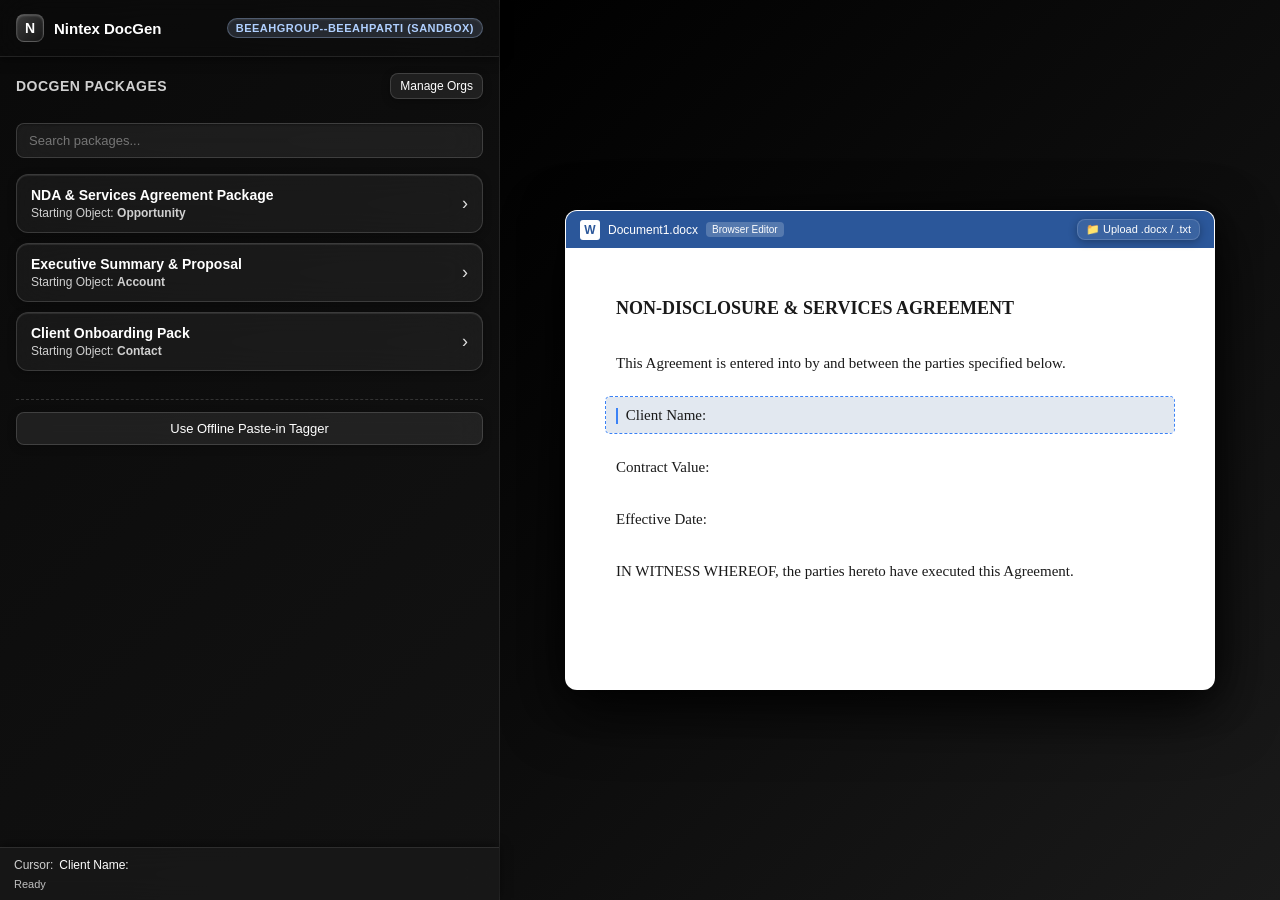
<file: nintex-docgen-tagger/index.html>
<!DOCTYPE html>
<html lang="en">
<head>
  <meta charset="UTF-8">
  <meta name="viewport" content="width=device-width, initial-scale=1.0">
  <title>Nintex DocGen Field Tagger</title>
  <!-- Office.js CDN -->
  <script src="https://appsforoffice.microsoft.com/lib/1/hosted/office.js"></script>
  <script type="module" crossorigin src="/nintex-docgen-tagger/assets/main-A2U-agfM.js"></script>
  <link rel="stylesheet" crossorigin href="/nintex-docgen-tagger/assets/main-CN1LEvOo.css">
</head>
<body>
  <div id="app-container">
    <!-- TaskPane Section -->
    <div class="taskpane">
      <!-- App Header -->
      <div class="app-header">
        <div class="brand">
          <div class="brand-icon">N</div>
          <div>
            <div class="brand-title">Nintex DocGen</div>
          </div>
        </div>
        <div id="active-org-badge" class="org-badge badge-sandbox">Sandbox</div>
      </div>

      <!-- Main Screens -->
      <div class="screen-container">
        
        <!-- Screen 1: Orgs Manager -->
        <div id="screen-orgs" class="screen active">
          <div class="section-title">
            <span>Connected Orgs</span>
          </div>

          <div id="orgs-list" class="card-list">
            <!-- Rendered dynamically -->
          </div>

          <div style="margin-top: 10px;" class="section-title">Connect to Salesforce</div>

          <div class="form-group" style="margin-bottom: 8px;">
            <label class="form-label">Salesforce Session URL</label>
            <input id="input-session-url" type="password" class="input-field"
                   placeholder="https://your-org.my.salesforce.com/secur/frontdoor.jsp?sid=...">
          </div>

          <button id="btn-connect-session" class="btn btn-primary" style="width: 100%;">
            <span>Connect</span>
          </button>

          <div style="font-size: 11px; color: var(--text-muted); margin-top: 10px; line-height: 1.6;">
            <strong>How to get this URL:</strong><br>
            In Salesforce, open <strong>Developer Console &rarr; Debug &rarr; Open Execute Anonymous Window</strong>,
            run <code>System.debug(UserInfo.getSessionId());</code>, copy the session ID from the log, and paste it
            after <code>?sid=</code> in your org's URL &mdash; e.g.
            <code>https://yourorg.my.salesforce.com/secur/frontdoor.jsp?sid=00D...</code><br><br>
            Sessions expire after a few hours and cannot be renewed automatically &mdash; paste a fresh URL when that happens.
          </div>

          <div style="font-size: 11px; color: var(--text-muted); margin-top: 8px;">
            Note: Switching orgs will reload your package list.
          </div>
        </div>

        <!-- Screen 2: Packages -->
        <div id="screen-packages" class="screen">
          <div class="section-title">
            <span>DocGen Packages</span>
            <button id="btn-nav-orgs" class="btn btn-secondary btn-sm">Manage Orgs</button>
          </div>

          <div class="form-group">
            <input id="input-search-packages" type="text" class="input-field" placeholder="Search packages...">
          </div>

          <div id="packages-list" class="card-list">
            <!-- Rendered dynamically -->
          </div>

          <div style="margin-top: 12px; border-top: 1px dashed var(--border-color); padding-top: 12px;">
            <button id="btn-use-paste-tagger" class="btn btn-secondary" style="width: 100%;">
              <span>Use Offline Paste-in Tagger</span>
            </button>
          </div>
        </div>

        <!-- Screen 3: Field Tagger -->
        <div id="screen-tagger" class="screen">
          <div class="section-title" style="margin-bottom: 0;">
            <div style="display: flex; align-items: center; gap: 8px;">
              <button id="btn-back-packages" class="btn btn-secondary btn-sm">← Back</button>
              <span id="package-title-display" style="font-size: 13px; color: var(--text-primary);">Package Name</span>
            </div>
          </div>

          <!-- Filters -->
          <div style="display: flex; gap: 8px;">
            <input id="input-search-fields" type="text" class="input-field" placeholder="Search fields by label or tag...">
            <button id="btn-toggle-paste-drawer" class="btn btn-secondary btn-sm" title="Paste Custom Tags">Paste</button>
          </div>

          <!-- Paste Drawer -->
          <div id="paste-drawer" class="form-group" style="display: none; background: var(--bg-card); padding: 10px; border-radius: var(--radius-sm); border: 1px solid var(--border-color);">
            <label class="form-label">Paste Tags (one per line or &lt;&lt;Tag&gt;&gt; format):</label>
            <textarea id="textarea-paste-tags" class="input-field" rows="4" placeholder="<<Opportunity_Amount>>&#10;Account_Name&#10;Contact_Email"></textarea>
            <div style="display: flex; gap: 6px; margin-top: 6px;">
              <button id="btn-save-paste-tags" class="btn btn-primary btn-sm">Add Tags</button>
              <button id="btn-clear-paste-tags" class="btn btn-secondary btn-sm">Clear</button>
            </div>
          </div>

          <!-- Aggregate error banner -->
          <div id="tree-error-banner" class="warning-banner" style="display: none;"></div>

          <!-- Search progress -->
          <div id="tree-progress" style="display: none; font-size: 12px; color: var(--text-secondary); padding: 6px 2px;"></div>

          <!-- Tag Tree -->
          <div id="tag-tree" style="max-height: 380px; overflow-y: auto;">
            <!-- Rendered dynamically -->
          </div>
        </div>

      </div>

      <!-- App Footer Status Line -->
      <div class="app-footer">
        <div id="cursor-readout" class="cursor-readout">
          <span>Cursor:</span>
          <span id="cursor-snippet" style="color: var(--text-primary); font-weight: 500;">Click in document to set position</span>
        </div>
        <div id="status-toast" class="status-toast">Ready</div>
      </div>
    </div>

    <!-- Right Side: Browser Word Simulator (Visible when outside Word Desktop/Web) -->
    <div id="simulator-panel" class="simulator-panel">
      <!-- Rendered by mock-word.js -->
    </div>
  </div>

  <!-- App Entry Script -->
</body>
</html>
</file>
<file: nintex-docgen-tagger/assets/main-CN1LEvOo.css>
:root{--bg-dark: #0a0a0a;--bg-card: #1a1a1a;--bg-card-hover: #252525;--text-primary: #ffffff;--text-secondary: #d0d0d0;--text-muted: #808080;--border-color: #333333;--accent-blue: #e0e0e0;--accent-blue-hover: #f5f5f5;--accent-green: #c0c0c0;--accent-amber: #b0b0b0;--accent-red: #a0a0a0;--radius-sm: 8px;--radius-md: 12px;--radius-lg: 16px;--shadow-lg: 0 8px 32px rgba(255, 255, 255, .1), 0 0 16px rgba(0, 0, 0, .8);--shadow-glass: 0 8px 32px rgba(31, 38, 135, .37);--font-family: "Inter", -apple-system, BlinkMacSystemFont, "Segoe UI", Roboto, sans-serif}*{box-sizing:border-box;margin:0;padding:0}body{font-family:var(--font-family);background-color:var(--bg-dark);color:var(--text-primary);height:100vh;overflow:hidden}#app-container{display:flex;height:100vh;width:100vw}.taskpane{flex:1;display:flex;flex-direction:column;height:100%;border-right:1px solid rgba(255,255,255,.1);background:linear-gradient(135deg,#0a0a0af2,#141414f2);-webkit-backdrop-filter:blur(10px);backdrop-filter:blur(10px);min-width:320px;max-width:500px}.app-header{padding:14px 16px;What I Need From You Can you access https://localhost:3000/auth-start.html directly in a browser? What happens? Where is auth-start.html located in your project folder? (Show me the folder structure) What dev server are you using? (Vite,Webpack,Express,etc.) Can you share your auth-callback.html? The "add-in could not be started" error in the dialog specifically means the dialog window couldn"t load or initialize the page. Since your HTML code is correct, it"s almost certainly a serving/404 issue or a file location issue. background: rgba(26,26,26,.7);-webkit-backdrop-filter:blur(20px);backdrop-filter:blur(20px);border-bottom:1px solid rgba(255,255,255,.1);display:flex;align-items:center;justify-content:space-between;box-shadow:0 2px 10px #00000080}.brand{display:flex;align-items:center;gap:10px}.brand-icon{width:28px;height:28px;background:linear-gradient(135deg,#fff3,#ffffff0d);-webkit-backdrop-filter:blur(20px);backdrop-filter:blur(20px);border:1px solid rgba(255,255,255,.2);border-radius:var(--radius-sm);display:flex;align-items:center;justify-content:center;font-weight:700;font-size:14px;color:#fff;box-shadow:inset 0 1px 2px #fff3}.brand-title{font-size:15px;font-weight:600;color:var(--text-primary)}.org-badge{font-size:11px;padding:3px 8px;border-radius:12px;font-weight:600;text-transform:uppercase;letter-spacing:.5px}.badge-sandbox{background:#b4d2ff26;-webkit-backdrop-filter:blur(10px);backdrop-filter:blur(10px);color:#b0d0ff;border:1px solid rgba(180,210,255,.3);box-shadow:inset 0 1px 2px #ffffff1a}.badge-production{background:#96e6c826;-webkit-backdrop-filter:blur(10px);backdrop-filter:blur(10px);color:#a0e0c0;border:1px solid rgba(150,230,200,.3);box-shadow:inset 0 1px 2px #ffffff1a}.badge-custom{background:#ffc86426;-webkit-backdrop-filter:blur(10px);backdrop-filter:blur(10px);color:#ffc080;border:1px solid rgba(255,200,100,.3);box-shadow:inset 0 1px 2px #ffffff1a}.badge-offline{background:#c8c8c826;-webkit-backdrop-filter:blur(10px);backdrop-filter:blur(10px);color:#d0d0d0;border:1px solid rgba(200,200,200,.3);box-shadow:inset 0 1px 2px #ffffff1a}.screen-container{flex:1;overflow-y:auto;padding:16px}.screen{display:none;flex-direction:column;gap:16px}.screen.active{display:flex}.section-title{font-size:14px;font-weight:600;color:var(--text-secondary);text-transform:uppercase;letter-spacing:.5px;margin-bottom:8px;display:flex;align-items:center;justify-content:space-between}.card-list{display:flex;flex-direction:column;gap:10px}.card-item{background:#ffffff0d;-webkit-backdrop-filter:blur(20px);backdrop-filter:blur(20px);border:1px solid rgba(255,255,255,.15);border-radius:var(--radius-md);padding:12px 14px;display:flex;align-items:center;justify-content:space-between;transition:all .3s ease;cursor:pointer;box-shadow:0 2px 8px #0000004d,inset 0 1px 1px #ffffff1a}.card-item:hover{background:#ffffff1a;border-color:#ffffff4d;box-shadow:0 4px 16px #0006,inset 0 1px 1px #ffffff26}.card-item.active-item{border-color:#fff6;background:#ffffff26;box-shadow:0 4px 16px #ffffff26,inset 0 1px 2px #fff3}.card-info{display:flex;flex-direction:column;gap:3px}.card-title{font-weight:600;font-size:14px}.card-sub{font-size:12px;color:var(--text-secondary)}.card-actions{display:flex;gap:6px}.btn{font-family:inherit;font-size:13px;font-weight:500;padding:8px 14px;border-radius:var(--radius-sm);border:1px solid transparent;cursor:pointer;display:inline-flex;align-items:center;justify-content:center;gap:6px;transition:background .15s ease,border-color .15s ease}.btn-primary{background:linear-gradient(135deg,#fff3,#ffffff1a);-webkit-backdrop-filter:blur(20px);backdrop-filter:blur(20px);color:#fff;border:1px solid rgba(255,255,255,.3);box-shadow:0 2px 8px #0000004d,inset 0 1px 1px #fff3}.btn-primary:hover{background:linear-gradient(135deg,#ffffff4d,#ffffff26);border-color:#ffffff80;box-shadow:0 4px 12px #0006,inset 0 1px 1px #ffffff4d}.btn-secondary{background:#ffffff14;-webkit-backdrop-filter:blur(15px);backdrop-filter:blur(15px);color:var(--text-primary);border:1px solid rgba(255,255,255,.15);box-shadow:0 2px 8px #0000004d}.btn-secondary:hover{background:#ffffff1f;border-color:#ffffff40;box-shadow:0 4px 12px #0006}.btn-danger{background:#c8646426;-webkit-backdrop-filter:blur(15px);backdrop-filter:blur(15px);color:#f0b0b0;border:1px solid rgba(200,100,100,.3);box-shadow:0 2px 8px #0000004d}.btn-danger:hover{background:#c8646440;border-color:#c8646480;box-shadow:0 4px 12px #0006}.btn-sm{padding:5px 9px;font-size:12px}.input-field,.select-field{width:100%;padding:9px 12px;background:#ffffff12;-webkit-backdrop-filter:blur(20px);backdrop-filter:blur(20px);border:1px solid rgba(255,255,255,.15);border-radius:var(--radius-sm);color:var(--text-primary);font-family:inherit;font-size:13px;outline:none;box-shadow:inset 0 1px 2px #0000004d}.input-field:focus,.select-field:focus{border-color:#fff6;background:#ffffff1a;box-shadow:inset 0 1px 2px #0000004d,0 0 0 2px #ffffff1a}.form-group{display:flex;flex-direction:column;gap:6px}.form-label{font-size:12px;font-weight:500;color:var(--text-secondary)}.field-card{background:#ffffff0d;-webkit-backdrop-filter:blur(20px);backdrop-filter:blur(20px);border:1px solid rgba(255,255,255,.15);border-radius:var(--radius-md);padding:10px 12px;display:flex;align-items:center;justify-content:space-between;cursor:pointer;transition:all .3s ease;box-shadow:0 2px 8px #0000004d,inset 0 1px 1px #ffffff1a}.field-card:hover{transform:translateY(-2px);border-color:#ffffff4d;background:#ffffff1a;box-shadow:0 4px 16px #0006,inset 0 1px 1px #ffffff26}.field-meta{display:flex;flex-direction:column;gap:2px}.field-label-text{font-weight:600;font-size:13px;color:var(--text-primary)}.field-tag-text{font-family:monospace;font-size:11px;color:#d0d0d0;background:#ffffff1a;-webkit-backdrop-filter:blur(10px);backdrop-filter:blur(10px);padding:2px 6px;border-radius:4px;display:inline-block;width:fit-content;border:1px solid rgba(255,255,255,.15);box-shadow:inset 0 1px 2px #0003}.field-type-badge{font-size:11px;color:var(--text-muted)}.warning-banner{background:#c8b46426;-webkit-backdrop-filter:blur(20px);backdrop-filter:blur(20px);border:1px solid rgba(200,180,100,.4);color:#e8d5a0;padding:10px 12px;border-radius:var(--radius-md);font-size:12px;display:flex;align-items:center;gap:8px;font-weight:500;box-shadow:0 2px 8px #0000004d,inset 0 1px 1px #ffffff1a}.warning-banner svg{flex-shrink:0;width:18px;height:18px;fill:currentColor}.tree-section{margin-bottom:8px;border:1px solid var(--border-color);border-radius:var(--radius-sm);overflow:hidden;background:var(--bg-card)}.tree-section-header{width:100%;display:flex;align-items:center;justify-content:space-between;padding:10px 12px;background:transparent;border:none;cursor:pointer;font-size:13px;font-weight:600;color:var(--text-primary);text-align:left}.tree-group{border-top:1px solid var(--border-color)}.tree-group-header{width:100%;display:flex;align-items:center;gap:8px;padding:8px 12px;background:none;border:none;cursor:pointer;font-size:13px;color:var(--text-primary);text-align:left}.tree-group-header:hover{background:#7f7f7f14}.tree-chevron{display:inline-block;transition:transform .2s;font-size:10px;color:var(--text-secondary)}.tree-chevron.open{transform:rotate(90deg)}.tree-badge{margin-left:auto;font-size:10px;color:var(--text-secondary);background:#7f7f7f1f;padding:2px 6px;border-radius:4px}.tree-badge-repeating{color:var(--accent-blue)}.tree-group-body{padding:0 12px 6px 32px}.tree-field{display:flex;align-items:center;justify-content:space-between;gap:8px;padding:6px 0;cursor:pointer;border-bottom:1px solid var(--border-color);font-size:13px;color:var(--text-secondary)}.tree-field:last-child{border-bottom:none}.tree-field:hover{color:var(--text-primary)}.tree-tag{font-size:11px;color:var(--accent-blue);background:#2563eb1a;padding:2px 6px;border-radius:4px;font-family:monospace;white-space:nowrap}.tree-group-error{padding:8px 12px 8px 32px;font-size:12px;color:var(--accent-red);display:flex;align-items:center;gap:8px}.tree-empty{padding:20px 12px;text-align:center;font-size:13px;color:var(--text-secondary)}.tree-empty-hint{margin-top:6px;font-size:12px;color:var(--text-muted)}.app-footer{background:#1a1a1ab3;-webkit-backdrop-filter:blur(20px);backdrop-filter:blur(20px);border-top:1px solid rgba(255,255,255,.1);padding:10px 14px;display:flex;flex-direction:column;gap:6px;font-size:12px;box-shadow:0 -2px 10px #00000080}.cursor-readout{color:var(--text-secondary);display:flex;align-items:center;gap:6px;white-space:nowrap;overflow:hidden;text-overflow:ellipsis}.status-toast{font-size:11px;color:var(--accent-green);font-weight:500}.simulator-panel{flex:1.2;background:linear-gradient(135deg,#000,#1a1a1a);padding:20px;display:flex;flex-direction:column;justify-content:center;align-items:center;overflow-y:auto}.mock-word-canvas{width:100%;max-width:650px;background:#fff;color:#1a1a1a;border-radius:var(--radius-md);box-shadow:0 20px 60px #000c,0 0 40px #0009;min-height:480px;display:flex;flex-direction:column;overflow:hidden;border:1px solid rgba(255,255,255,.2)}.mock-word-header{background:#2b579a;color:#fff;padding:8px 14px;display:flex;align-items:center;gap:10px;font-size:12px;font-weight:500}.word-icon{background:#fff;color:#2b579a;font-weight:800;width:20px;height:20px;border-radius:3px;display:flex;align-items:center;justify-content:center;font-size:12px}.badge-sim{margin-left:auto;background:#fff3;color:#fff;padding:2px 6px;border-radius:4px;font-size:10px}.mock-word-page{padding:40px;flex:1;display:flex;flex-direction:column;gap:16px;font-family:Times New Roman,Times,serif;font-size:15px;line-height:1.6}.mock-paragraph{padding:6px 10px;border-radius:4px;cursor:pointer;position:relative;transition:background .15s ease}.mock-paragraph:hover{background:#f1f5f9}.mock-paragraph.active-cursor{background:#e2e8f0;outline:1px dashed #3b82f6}.para-header{font-size:18px;font-weight:700}.cursor-beam{display:inline-block;width:2px;height:16px;background:#3b82f6;vertical-align:middle;animation:blink 1s infinite;margin-right:4px}@keyframes blink{50%{opacity:0}}.mock-content-control{border:1px solid #3b82f6;background:#3b82f614;padding:2px 6px;border-radius:3px;position:relative;display:inline-flex;align-items:center;gap:4px;font-family:inherit}.cc-tag-title{font-size:9px;font-family:sans-serif;background:#3b82f6;color:#fff;padding:1px 4px;border-radius:2px;text-transform:uppercase}.cc-text{font-weight:600}
</file>
